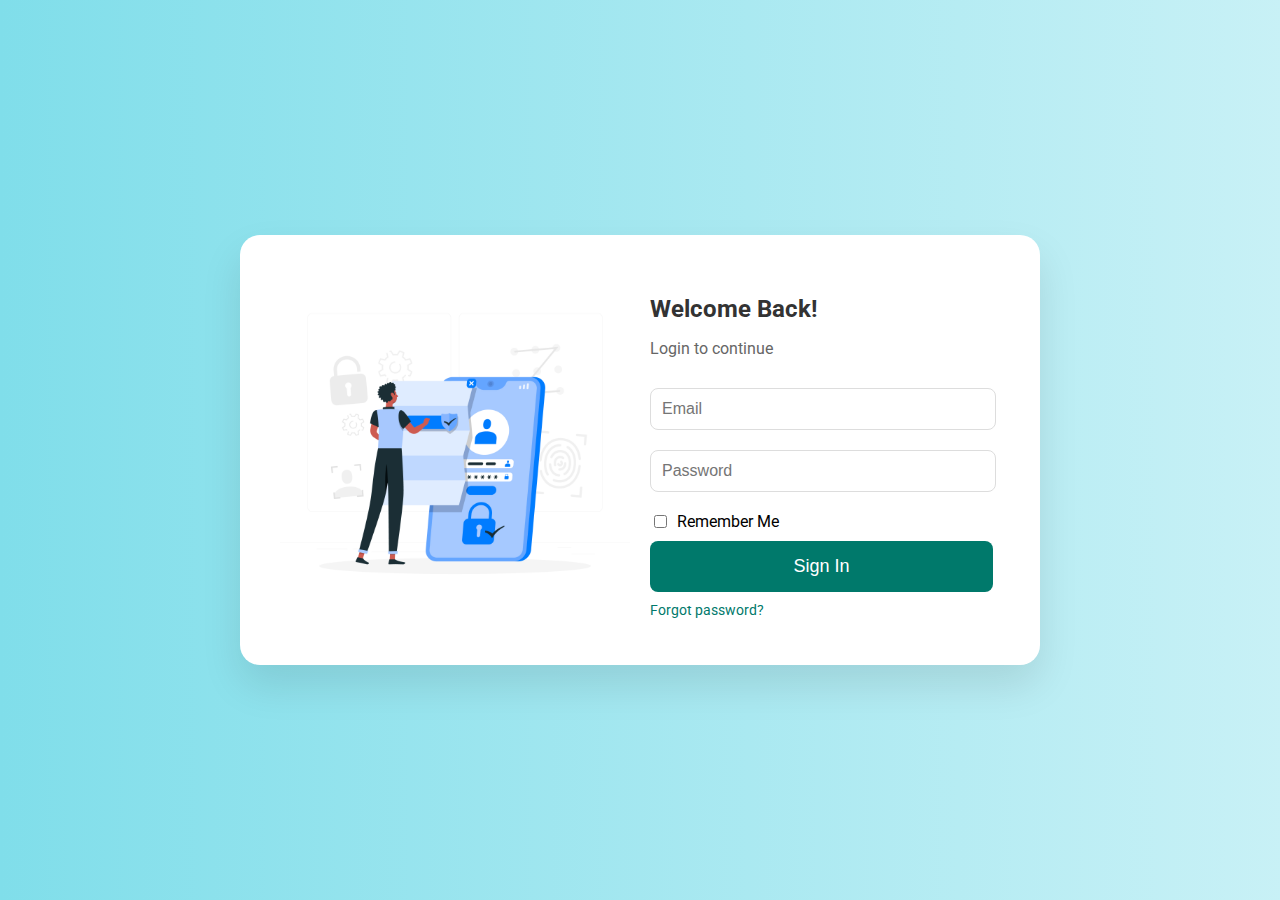
<file: login.html>
<!DOCTYPE html>
<html lang="en">
<head>
    <meta charset="UTF-8">
    <meta name="viewport" content="width=device-width, initial-scale=1.0">
    <title>Login | Refi Gift</title>
    <link href="https://fonts.googleapis.com/css2?family=Roboto:wght@400;500;700&display=swap" rel="stylesheet">
    <style>
        /* Custom Styles for Login Page */
        body {
            font-family: 'Roboto', sans-serif;
            margin: 0;
            padding: 0;
            display: flex;
            justify-content: center;
            align-items: center;
            height: 100vh;
            overflow: hidden; /* Prevent scrolling */
            background: linear-gradient(270deg, #e0f7fa, #80deea, #e0f7fa, #80deea);
            background-size: 400% 400%; /* Size for animation */
            animation: gradientAnimation 15s ease infinite; /* Animation */
        }

        @keyframes gradientAnimation {
            0% { background-position: 0% 50%; }
            50% { background-position: 100% 50%; }
            100% { background-position: 0% 50%; }
        }

        .login-container {
            display: flex;
            background: white;
            border-radius: 20px;
            box-shadow: 0 20px 40px rgba(0, 0, 0, 0.1);
            width: 90%; /* Adjusted width for responsiveness */
            max-width: 800px; /* Max width for larger screens */
            padding: 40px;
            box-sizing: border-box; /* Include padding in width */
        }

        .illustration {
            flex: 1; /* Takes up 1 part of the flex container */
            display: flex;
            justify-content: center;
            align-items: center;
        }

        .illustration img {
            width: 400px; /* Adjust size as needed */
            max-width: 100%; /* Ensure responsiveness */
        }

        .form-container {
            flex: 1; /* Takes up 1 part of the flex container */
            padding-left: 20px; /* Space between illustration and form */
        }

        .logo {
            font-size: 24px;
            font-weight: 500;
            color: #00796b; /* Dark teal */
            margin-bottom: 20px;
        }

        h2 {
            font-size: 24px;
            margin-bottom: 10px;
            color: #333;
            font-weight: 700;
        }

        p {
            margin-bottom: 20px;
            color: #666;
        }

        .input-field {
            width: 92%; 
            padding: 11px;
            margin: 10px 0;
            border: 1px solid #ddd;
            border-radius: 8px;
            font-size: 16px;
            transition: all 0.3s;
        }

        .input-field:focus {
            outline: none;
            border-color: #00796b;
            box-shadow: 0 0 5px rgba(0, 121, 107, 0.5);
        }

        .remember-me {
            display: flex;
            align-items: center;
            margin: 10px 0;
        }

        .remember-me input {
            margin-right: 10px;
        }

        .login-btn {
            width: 98%; /* Pastikan lebar tombol juga 98% */
            padding: 15px;
            background-color: #00796b;
            color: white;
            border: none;
            border-radius: 8px;
            font-size: 18px;
            cursor: pointer;
            transition: background-color 0.3s ease;
        }
            
        .login-btn:hover {
            background-color: #004d40;
        }

        .forgot-password {
            display: block;
            margin-top: 10px;
            color: #00796b;
            text-decoration: none;
            font-size: 14px;
            transition: color 0.3s ease;
        }

        .forgot-password:hover {
            color: #004d40;
        }

        .admin-actions {
            margin-top: 20px;
            display: flex;
            justify-content: space-between;
        }

        .admin-link {
            color: #00796b;
            text-decoration: none;
            font-size: 14px;
            transition: color 0.3s ease;
        }

        .admin-link:hover {
            color: #004d40;
        }

        @media (max-width: 600px) {
            .login-container {
                flex-direction: column; /* Stack vertically on small screens */
                padding: 20px;
            }

            .form-container {
                padding-left: 0; /* Remove left padding */
                margin-top: 20px; /* Add margin on top */
            }
        }
    </style>
</head>
<body>

    <div class="login-container">
        <div class="illustration">
            <img src="images/6310507.jpg" alt="Illustration"> <!-- Replace with your image URL -->
        </div>
        <div class="form-container">
            
            <h2>Welcome Back!</h2>
            <p>Login to continue</p>

            <form action="index.html" method="POST">
                <input type="email" class="input-field" name="email" placeholder="Email" required>
                <input type="password" class="input-field" name="password" placeholder="Password" required>

                <div class="remember-me">
                    <input type="checkbox" id="remember" name="remember">
                    <label for="remember">Remember Me</label>
                </div>

                <button type="submit" class="login-btn" onclick="login()">Sign In</button>
            </form>

            <a href="#" class="forgot-password">Forgot password?</a>

            </div>
        </div>
    </div>

    <script>
        // Simulate login functionality
        function login() {
            const email = document.querySelector('input[name="email"]').value;
            const password = document.querySelector('input[name="password"]').value;
    
            // Valid email and password
            const validEmail = "nayyara@gmail.com"; // Replace with valid email
            const validPassword = "madut"; // Valid password
    
            // Validate login
            if (email === validEmail && password === validPassword) {
                localStorage.setItem("isLoggedIn", "true");
                window.location.href = "index.html"; // Redirect to dashboard after login
            } else {
                alert("Email atau password salah!"); // Error message
            }
        }
    </script>

</body>
</html>
</file>
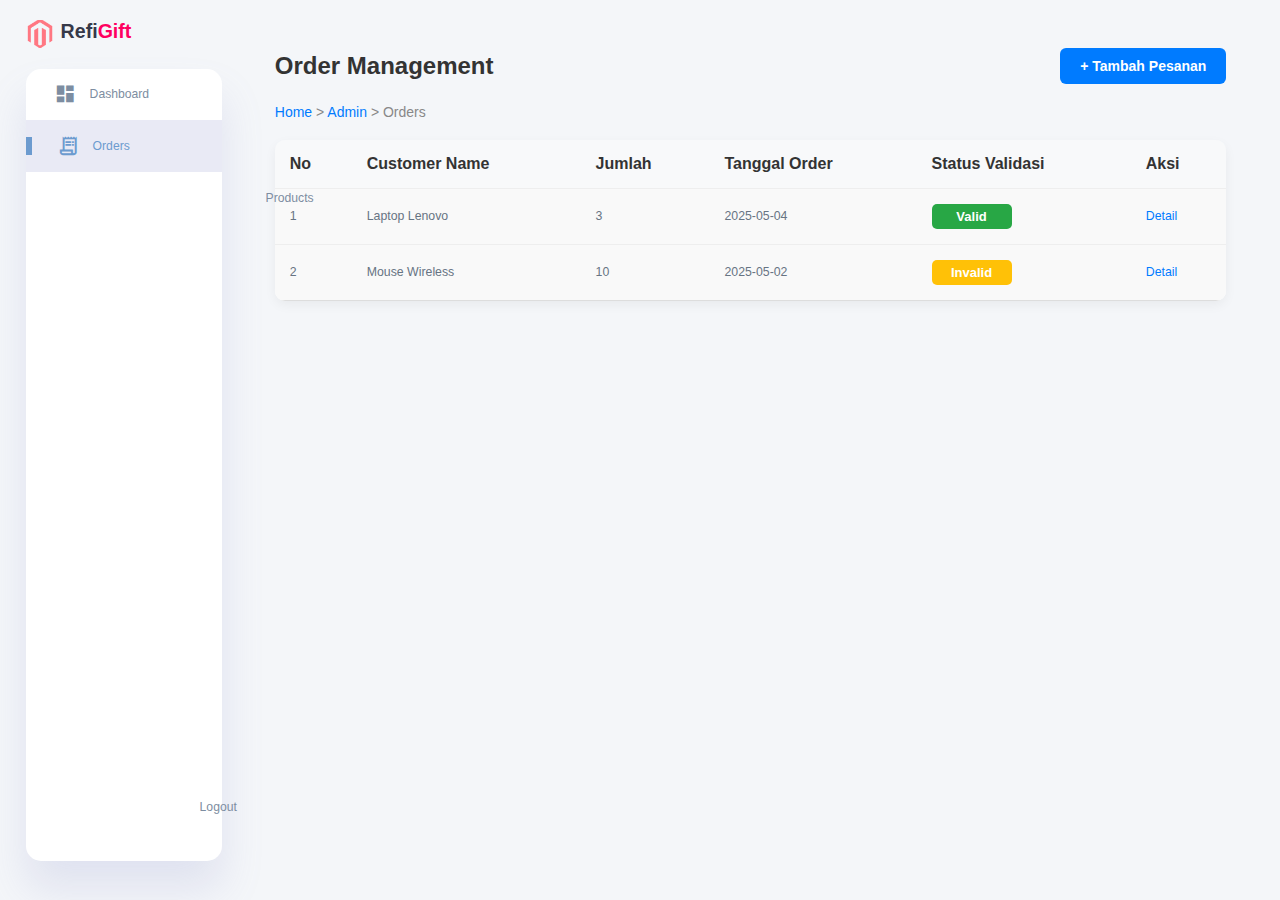
<file: order.html>
<!DOCTYPE html>
<html lang="en">

<head>
  <meta charset="UTF-8" />
  <meta name="viewport" content="width=device-width, initial-scale=1.0" />
  <title>Orders | Refi Gift</title>
  <link href="https://fonts.googleapis.com/icon?family=Material+Icons+Sharp" rel="stylesheet" />
  <link rel="stylesheet" href="style.css" />
  <style>
    body {
      margin: 0;
      font-family: 'Segoe UI', Tahoma, Geneva, Verdana, sans-serif;
      background-color: #f4f6f9;
    }

    .container {
      display: grid;
      grid-template-columns: 14rem auto;
      min-height: 100vh;
    }

    main {
      padding: 2rem;
    }

    .breadcrumb {
      font-size: 14px;
      color: #888;
      margin-bottom: 1rem; /* Consistent margin */
    }

    .breadcrumb a {
      color: #007bff;
      text-decoration: none;
    }

    .breadcrumb a:hover {
      text-decoration: underline;
    }

    .order-header {
      display: flex;
      justify-content: space-between;
      align-items: center;
      margin-bottom: 20px;
    }

    .order-header h2 {
      font-size: 24px; /* Consistent font size */
      margin: 0;
      color: #333; /* Consistent color */
    }

    .add-order-btn {
      padding: 10px 20px;
      background-color: #007bff;
      color: white;
      border: none;
      border-radius: 6px;
      cursor: pointer;
      font-weight: bold;
    }

    .add-order-btn:hover {
      background-color: #0056b3;
    }

    .styled-table {
      width: 100%;
      border-collapse: collapse;
      background-color: white;
      border-radius: 10px;
      overflow: hidden;
      box-shadow: 0 4px 12px rgba(0, 0, 0, 0.05);
    }

    .styled-table th,
    .styled-table td {
      padding: 15px;
      text-align: left;
      border-bottom: 1px solid #eee;
    }

    .styled-table th {
      background-color: #f8f9fa;
      font-weight: 600;
    }

    .status {
      padding: 5px 12px;
      border-radius: 20px;
      font-size: 13px;
      font-weight: 600;
      display: inline-block;
    }

    .completed {
      background-color: #d4edda;
      color: #28a745;
    }

    .pending {
      background-color: #fff3cd;
      color: #856404;
    }

    .cancelled {
      background-color: #f8d7da;
      color: #dc3545;
    }

    td a {
      color: #007bff;
      text-decoration: none;
    }

    td a:hover {
      text-decoration: underline;
    }
  </style>
</head>

<body>
  <div class="container">
    <!-- Sidebar Section -->
    <aside>
      <div class="toggle">
        <div class="logo">
          <img src="images/logo.png" alt="Logo" />
          <h2>Refi<span class="danger">Gift</span></h2>
        </div>
        <div class="close" id="close-btn">
          <span class="material-icons-sharp">close</span>
        </div>
      </div>

      <div class="sidebar">
        <a href="index.html">
          <span class="material-icons-sharp">dashboard</span>
          <h3>Dashboard</h3>
        </a>
        <a href="order.html" class="active">
          <span class="material-icons-sharp">receipt_long</span>
          <h3>Orders</h3>
        </a>
        <a href="products.html">
          <span class="material-icons-sharp">inventory</span>
          <h3>Products</h3>
        </a>
        <a href="#">
          <span class="material-icons-sharp">logout</span>
          <h3>Logout</h3>
        </a>
      </div>
    </aside>
    <!-- End of Sidebar Section -->

    <!-- Main Content -->
    <main>
      <!-- Order Management Header -->
      <div class="order-header">
        <h2>Order Management</h2>
        <button class="add-order-btn" onclick="addOrder()">+ Tambah Pesanan</button>
      </div>

      <!-- Breadcrumb -->
      <nav class="breadcrumb">
        <a href="#">Home</a> &gt; <a href="#">Admin</a> &gt; <span>Orders</span>
      </nav>

      <table class="styled-table">
        <thead>
          <tr>
            <th>No</th>
            <th>Customer Name</th>
            <th>Jumlah</th>
            <th>Tanggal Order</th>
            <th>Status Validasi</th>
            <th>Aksi</th>
          </tr>
        </thead>
        <tbody id="order-table-body">
          <tr>
            <td>1</td>
            <td>Laptop Lenovo</td>
            <td>3</td>
            <td>2025-05-04</td>
            <td><span class="status completed">Valid</span></td>
            <td><a href="#">Detail</a></td>
          </tr>
          <tr>
            <td>2</td>
            <td>Mouse Wireless</td>
            <td>10</td>
            <td>2025-05-02</td>
            <td><span class="status pending">Invalid</span></td>
            <td><a href="#">Detail</a></td>
          </tr>
        </tbody>
      </table>
    </main>
  </div>

  <script>
    function addOrder() {
      alert("Form tambah pesanan akan ditambahkan di sini.");
    }
  </script>
</body>

</html>
</file>
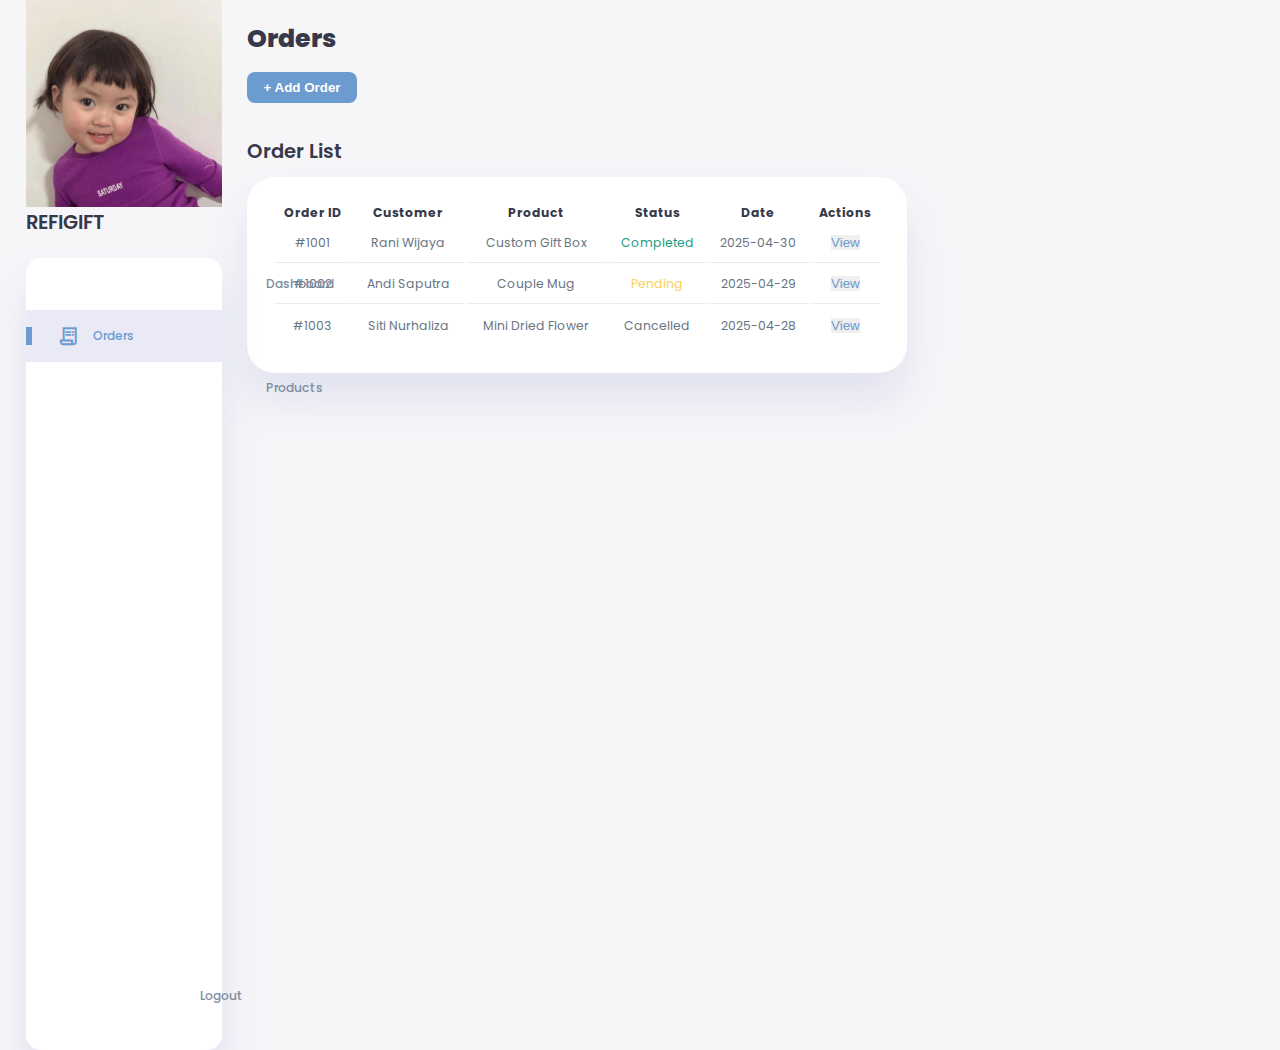
<file: orders.html>
<!DOCTYPE html>
<html lang="en">
<head>
  <meta charset="UTF-8" />
  <meta name="viewport" content="width=device-width, initial-scale=1.0"/>
  <title>Orders | Refi Gift</title>
  <link href="https://fonts.googleapis.com/icon?family=Material+Icons+Sharp" rel="stylesheet"/>
  <link href="https://fonts.googleapis.com/css2?family=Material+Symbols+Outlined" rel="stylesheet"/>
  <link rel="stylesheet" href="style.css" />
</head>
<body>
  <div class="container">
    <!-- SIDEBAR -->
    <aside>
      <div class="top">
        <div class="logo">
          <img src="./images/logo.jpg" />
          <h2>REFIGIFT</h2>
        </div>
      </div>
      <div class="sidebar">
        <a href="index.html">
          <span class="material-icons-sharp">grid_view</span>
          <h3>Dashboard</h3>
        </a>
        <a href="orders.html" class="active">
          <span class="material-icons-sharp">receipt_long</span>
          <h3>Orders</h3>
        </a>
        <a href="products.html">
          <span class="material-icons-sharp">inventory</span>
          <h3>Products</h3>
        </a>
        <a href="logout.html">
          <span class="material-icons-sharp">logout</span>
          <h3>Logout</h3>
        </a>
      </div>
    </aside>

    <!-- MAIN CONTENT -->
    <main>
      <h1>Orders</h1>

      <!-- Tombol Tambah Order -->
      <button class="btn-add-order" onclick="openOrderModal()">+ Add Order</button>

      <section class="recent-orders">
        <h2>Order List</h2>
        <table>
          <thead>
            <tr>
              <th>Order ID</th>
              <th>Customer</th>
              <th>Product</th>
              <th>Status</th>
              <th>Date</th>
              <th>Actions</th>
            </tr>
          </thead>
          <tbody>
            <tr>
              <td>#1001</td>
              <td>Rani Wijaya</td>
              <td>Custom Gift Box</td>
              <td><span class="success">Completed</span></td>
              <td>2025-04-30</td>
              <td>
                <button class="primary">View</button>
              </td>
            </tr>
            <tr>
              <td>#1002</td>
              <td>Andi Saputra</td>
              <td>Couple Mug</td>
              <td><span class="warning">Pending</span></td>
              <td>2025-04-29</td>
              <td>
                <button class="primary">View</button>
              </td>
            </tr>
            <tr>
              <td>#1003</td>
              <td>Siti Nurhaliza</td>
              <td>Mini Dried Flower</td>
              <td><span class="denger">Cancelled</span></td>
              <td>2025-04-28</td>
              <td>
                <button class="primary">View</button>
              </td>
            </tr>
          </tbody>
        </table>
      </section>
    </main>
  </div>

  <!-- Modal Form Tambah Order -->
  <div class="modal" id="orderModal">
    <div class="modal-content">
      <h3>Add New Order</h3>
      <form id="orderForm">
        <input type="text" placeholder="Nama Pemesan" required />
        <input type="text" placeholder="Nama Produk" required />
        <select required>
          <option value="">Select Status</option>
          <option value="Completed">Completed</option>
          <option value="Pending">Pending</option>
          <option value="Cancelled">Cancelled</option>
        </select>
        <input type="date" required />
        <div class="actions">
          <button type="button" class="cancel" onclick="closeOrderModal()">Cancel</button>
          <button type="submit" class="submit">Add</button>
        </div>
      </form>
    </div>
  </div>

  <!-- Style Tambahan -->
  <style>
    .btn-add-order {
      background: var(--color-primary, #6C63FF);
      color: white;
      padding: 0.6rem 1.2rem;
      border: none;
      border-radius: 8px;
      cursor: pointer;
      font-weight: bold;
      margin: 1rem 0;
    }

    .modal {
      display: none;
      position: fixed;
      top: 0; left: 0;
      width: 100%; height: 100%;
      background: rgba(0, 0, 0, 0.5);
      justify-content: center;
      align-items: center;
      z-index: 99;
    }

    .modal-content {
      background: white;
      padding: 2rem;
      border-radius: 10px;
      max-width: 500px;
      width: 90%;
    }

    .modal-content input,
    .modal-content select {
      width: 100%;
      padding: 0.6rem;
      margin-bottom: 1rem;
      border-radius: 5px;
      border: 1px solid #ccc;
    }

    .modal-content .actions {
      display: flex;
      justify-content: flex-end;
      gap: 0.5rem;
    }

    .modal-content .cancel {
      background: #ccc;
    }

    .modal-content .submit {
      background: var(--color-primary, #6C63FF);
      color: white;
    }
  </style>

  <!-- Script Tambahan -->
  <script>
    function openOrderModal() {
      document.getElementById('orderModal').style.display = 'flex';
    }

    function closeOrderModal() {
      document.getElementById('orderModal').style.display = 'none';
    }

    document.getElementById('orderForm').addEventListener('submit', function (e) {
      e.preventDefault();
      alert("Order berhasil ditambahkan!");
      closeOrderModal();
    });
  </script>
</body>
</html>
</file>
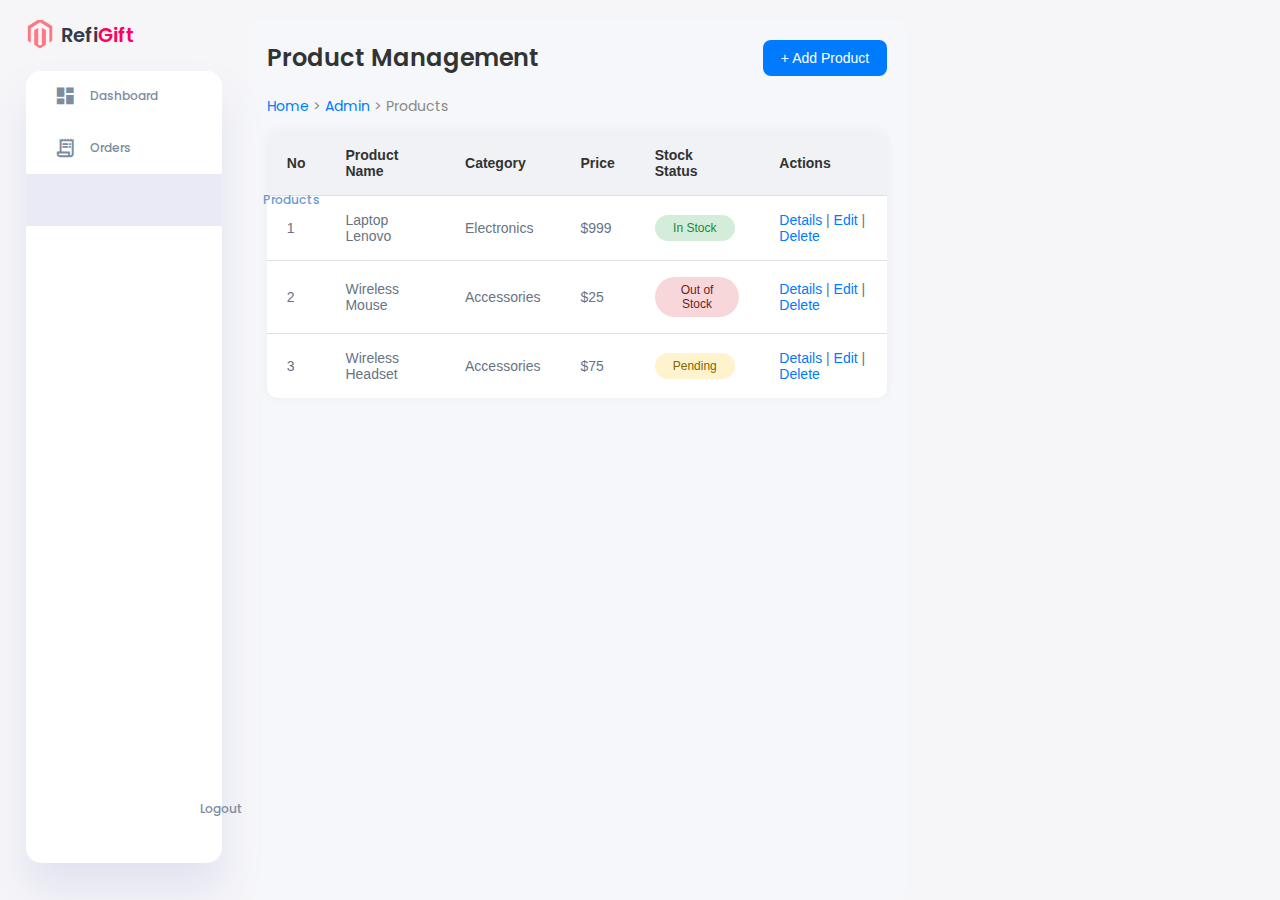
<file: products.html>
<!DOCTYPE html>
<html lang="en">

<head>
  <meta charset="UTF-8" />
  <meta name="viewport" content="width=device-width, initial-scale=1.0" />
  <title>Products | Refi Gift</title>
  <link href="https://fonts.googleapis.com/icon?family=Material+Icons+Sharp" rel="stylesheet" />
  <link rel="stylesheet" href="style.css" />
  <style>
    .product-page {
      padding: 20px;
      background-color: #f5f7fa;
      border-radius: 10px;
    }

    .product-header {
      display: flex;
      justify-content: space-between;
      align-items: center;
      margin-bottom: 20px;
    }

    .product-header h2 {
      font-size: 24px; /* Consistent font size */
      color: #333; /* Consistent color */
      margin: 0;
    }

    .add-product-btn {
      background-color: #007bff;
      border: none;
      color: white;
      padding: 10px 18px;
      font-size: 14px;
      border-radius: 8px;
      cursor: pointer;
      transition: background-color 0.2s ease;
    }

    .add-product-btn:hover {
      background-color: #0056b3;
    }

    .product-table {
      width: 100%;
      border-collapse: collapse;
      font-size: 14px;
      font-family: 'Segoe UI', Tahoma, Geneva, Verdana, sans-serif;
      box-shadow: 0 0 10px rgba(0, 0, 0, 0.05);
      margin-top: 10px;
      background-color: #fff;
      border-radius: 10px;
      overflow: hidden;
    }

    .product-table thead {
      background-color: #f0f2f5;
      color: #333;
      text-align: left;
    }

    .product-table th,
    .product-table td {
      padding: 16px 20px;
      border-bottom: 1px solid #e0e0e0;
    }

    .product-table tbody tr:hover {
      background-color: #f9f9f9;
    }

    .status {
      padding: 6px 12px;
      border-radius: 20px;
      font-size: 12px;
      display: inline-block;
      text-align: center;
      min-width: 80px;
    }

    .in-stock {
      background-color: #d4edda;
      color: #218838;
    }

    .out-of-stock {
      background-color: #f8d7da;
      color: #721c24;
    }

    .pending-stock {
      background-color: #fff3cd;
      color: #856404;
    }

    td a {
      color: #007bff;
      text-decoration: none;
    }

    td a:hover {
      text-decoration: underline;
    }

    .breadcrumb {
      font-size: 14px;
      color: #888;
      margin-bottom: 1rem; /* Consistent margin */
    }

    .breadcrumb a {
      color: #007bff;
      text-decoration: none;
    }

    .breadcrumb a:hover {
      text-decoration: underline;
    }
  </style>
</head>

<body>
  <div class="container">
    <!-- Sidebar Section -->
    <aside>
      <div class="toggle">
        <div class="logo">
          <img src="images/logo.png" alt="Logo" />
          <h2>Refi<span class="danger">Gift</span></h2>
        </div>
        <div class="close" id="close-btn">
          <span class="material-icons-sharp">close</span>
        </div>
      </div>

      <div class="sidebar">
        <a href="index.html">
          <span class="material-icons-sharp">dashboard</span>
          <h3>Dashboard</h3>
        </a>
        <a href="order.html">
          <span class="material-icons-sharp">receipt_long</span>
          <h3>Orders</h3>
        </a>
        <a href="products.html" class="active">
          <span class="material-icons-sharp">inventory</span>
          <h3>Products</h3>
        </a>
        <a href="#">
          <span class="material-icons-sharp">logout</span>
          <h3>Logout</h3>
        </a>
      </div>
    </aside>
    <!-- End of Sidebar Section -->

    <!-- Main Content -->
    <main class="product-page">
      <!-- Product Management Header -->
      <div class="product-header">
        <h2>Product Management</h2>
        <button class="add-product-btn" onclick="addProduct()">+ Add Product</button>
      </div>

      <!-- Breadcrumb -->
      <nav class="breadcrumb">
        <a href="index.html">Home</a> &gt; <a href="order.html">Admin</a> &gt; <span>Products</span>
      </nav>

      <table class="product-table">
        <thead>
          <tr>
            <th>No</th>
            <th>Product Name</th>
            <th>Category</th>
            <th>Price</th>
            <th>Stock Status</th>
            <th>Actions</th>
          </tr>
        </thead>
        <tbody id="product-table-body">
          <tr>
            <td>1</td>
            <td>Laptop Lenovo</td>
            <td>Electronics</td>
            <td>$999</td>
            <td><span class="status in-stock">In Stock</span></td>
            <td><a href="#">Details</a> | <a href="#">Edit</a> | <a href="#">Delete</a></td>
          </tr>
          <tr>
            <td>2</td>
            <td>Wireless Mouse</td>
            <td>Accessories</td>
            <td>$25</td>
            <td><span class="status out-of-stock">Out of Stock</span></td>
            <td><a href="#">Details</a> | <a href="#">Edit</a> | <a href="#">Delete</a></td>
          </tr>
          <tr>
            <td>3</td>
            <td>Wireless Headset</td>
            <td>Accessories</td>
            <td>$75</td>
            <td><span class="status pending-stock">Pending</span></td>
            <td><a href="#">Details</a> | <a href="#">Edit</a> | <a href="#">Delete</a></td>
          </tr>
        </tbody>
      </table>
    </main>
    <!-- End of Main Content -->

  </div>
  <!-- End of Container -->

  <!-- Scripts -->
  <script>
    const menuLinks = document.querySelectorAll('.sidebar a');
    const breadcrumb = document.getElementById('breadcrumb');

    function updateBreadcrumb(activeLink) {
      const section = activeLink.querySelector('h3').innerText;

      breadcrumb.innerHTML = `
        <a href="#">Home</a> &gt;
        <a href="#">Admin</a> &gt;
        <span>${section}</span>
      `;
    }

    menuLinks.forEach(link => {
      link.addEventListener('click', function (e) {
        // Set active class only
        menuLinks.forEach(item => item.classList.remove('active'));
        this.classList.add('active');

        // Update breadcrumb
        updateBreadcrumb(this);
      });
    });

    // Set breadcrumb saat pertama kali halaman dimuat
    const initialActive = document.querySelector('.sidebar a.active');
    if (initialActive) updateBreadcrumb(initialActive);

    function addProduct() {
      alert("Form untuk menambahkan produk akan ditambahkan di sini.");
    }
  </script>

</body>

</html>
</file>
<file: style.css>
@import url('https://fonts.googleapis.com/css2?family=Poppins:wght@300;400;500;600;700;800&display=swap');

:root{
    --color-primary: #6C9BCF;
    --color-danger: #FF0060;
    --color-success: #1B9C85;
    --color-warning: #F7D060;
    --color-white: #fff;
    --color-info-dark: #7d8da1;
    --color-dark: #363949;
    --color-light: rgba(132, 139, 200, 0.18);
    --color-dark-variant: #677483;
    --color-background: #f6f6f9;

    --card-border-radius: 2rem;
    --border-radius-1: 0.4rem;
    --border-radius-2: 1.2rem;

    --card-padding: 1.8rem;
    --padding-1: 1.2rem;

    --box-shadow: 0 2rem 3rem var(--color-light);
}

.dark-mode-variables{
    --color-background: #181a1e;
    --color-white: #202528;
    --color-dark: #edeffd;
    --color-dark-variant: #a3bdcc;
    --color-light: rgba(0, 0, 0, 0.4);
    --box-shadow: 0 2rem 3rem var(--color-light);
}

*{
    margin: 0;
    padding: 0;
    outline: 0;
    appearance: 0;
    border: 0;
    text-decoration: none;
    box-sizing: border-box;
}

html{
    font-size: 14px;
}

body{
    width: 100vw;
    height: 100vh;
    font-family: 'Poppins', sans-serif;
    font-size: 0.88rem;
    user-select: none;
    overflow-x: hidden;
    color: var(--color-dark);
    background-color: var(--color-background);
}

a{
    color: var(--color-dark);
}

img{
    display: block;
    width: 100%;
    object-fit: cover;
}

h1{
    font-weight: 800;
    font-size: 1.8rem;
}

h2{
    font-weight: 600;
    font-size: 1.4rem;
}

h3{
    font-weight: 500;
    font-size: 0.87rem;
}

small{
    font-size: 0.76rem;
}

p{
    color: var(--color-dark-variant);
}

b{
    color: var(--color-dark);
}

.text-muted{
    color: var(--color-info-dark);
}

.primary{
    color: var(--color-primary);
}

.danger{
    color: var(--color-danger);
}

.success{
    color: var(--color-success);
}

.warning{
    color: var(--color-warning);
}

.container{
    display: grid;
    width: 96%;
    margin: 0 auto;
    gap: 1.8rem;
    grid-template-columns: 14rem auto 23rem;
}

aside{
    height: 100vh;
}

aside .toggle{
    display: flex;
    align-items: center;
    justify-content: space-between;
    margin-top: 1.4rem;
}

aside .toggle .logo{
    display: flex;
    gap: 0.5rem;
}

aside .toggle .logo img{
    width: 2rem;
    height: 2rem;
}

aside .toggle .close{
    padding-right: 1rem;
    display: none;
}

aside .sidebar{
    display: flex;
    flex-direction: column;
    background-color: var(--color-white);
    box-shadow: var(--box-shadow);
    border-radius: 15px;
    height: 88vh;
    position: relative;
    top: 1.5rem;
    transition: all 0.3s ease;
}

aside .sidebar:hover{
    box-shadow: none;
}

aside .sidebar a{
    display: flex;
    align-items: center;
    color: var(--color-info-dark);
    height: 3.7rem;
    gap: 1rem;
    position: relative;
    margin-left: 2rem;
    transition: all 0.3s ease;
}

aside .sidebar a span{
    font-size: 1.6rem;
    transition: all 0.3s ease;
}

aside .sidebar a:last-child{
    position: absolute;
    bottom: 2rem;
    width: 100%;
}

aside .sidebar a.active{
    width: 100%;
    color: var(--color-primary);
    background-color: var(--color-light);
    margin-left: 0;
}

aside .sidebar a.active::before{
    content: '';
    width: 6px;
    height: 18px;
    background-color: var(--color-primary);
}

aside .sidebar a.active span{
    color: var(--color-primary);
    margin-left: calc(1rem - 3px);
}

aside .sidebar a:hover{
    color: var(--color-primary);
}

aside .sidebar a:hover span{
    margin-left: 0.6rem;
}

aside .sidebar .message-count{
    background-color: var(--color-danger);
    padding: 2px 6px;
    color: var(--color-white);
    font-size: 11px;
    border-radius: var(--border-radius-1);
}

main{
    margin-top: 1.4rem;
}

main .analyse{
    display: grid;
    grid-template-columns: repeat(3, 1fr);
    gap: 1.6rem;
}

main .analyse > div{
    background-color: var(--color-white);
    padding: var(--card-padding);
    border-radius: var(--card-border-radius);
    margin-top: 1rem;
    box-shadow: var(--box-shadow);
    cursor: pointer;
    transition: all 0.3s ease;
}

main .analyse > div:hover{
    box-shadow: none;
}

main .analyse > div .status{
    display: flex;
    align-items: center;
    justify-content: space-between;
}

main .analyse h3{
    margin-left: 0.6rem;
    font-size: 1rem;
}

main .analyse .progresss{
    position: relative;
    width: 92px;
    height: 92px;
    border-radius: 50%;
}

main .analyse svg{
    width: 7rem;
    height: 7rem;
}

main .analyse svg circle{
    fill: none;
    stroke-width: 10;
    stroke-linecap: round;
    transform: translate(5px, 5px);
}

main .analyse .sales svg circle{
    stroke: var(--color-success);
    stroke-dashoffset: -30;
    stroke-dasharray: 200;
}

main .analyse .visits svg circle{
    stroke: var(--color-danger);
    stroke-dashoffset: -30;
    stroke-dasharray: 200;
}

main .analyse .searches svg circle{
    stroke: var(--color-primary);
    stroke-dashoffset: -30;
    stroke-dasharray: 200;
}

main .analyse .progresss .percentage{
    position: absolute;
    top: -3px;
    left: -1px;
    display: flex;
    align-items: center;
    justify-content: center;
    height: 100%;
    width: 100%;
}

main .new-users{
    margin-top: 1.3rem;
}

main .new-users .user-list{
    background-color: var(--color-white);
    padding: var(--card-padding);
    border-radius: var(--card-border-radius);
    margin-top: 1rem;
    box-shadow: var(--box-shadow);
    display: flex;
    justify-content: space-around;
    flex-wrap: wrap;
    gap: 1.4rem;
    cursor: pointer;
    transition: all 0.3s ease;
}

main .new-users .user-list:hover{
    box-shadow: none;
}

main .new-users .user-list .user{
    display: flex;
    flex-direction: column;
    align-items: center;
    justify-content: center;
}

main .new-users .user-list .user img{
    width: 5rem;
    height: 5rem;
    margin-bottom: 0.4rem;
    border-radius: 50%;
}

main .recent-orders{
    margin-top: 1.3rem;
}

main .recent-orders h2{
    margin-bottom: 0.8rem;
}

main .recent-orders table{
    background-color: var(--color-white);
    width: 100%;
    padding: var(--card-padding);
    text-align: center;
    box-shadow: var(--box-shadow);
    border-radius: var(--card-border-radius);
    transition: all 0.3s ease;
}

main .recent-orders table:hover{
    box-shadow: none;
}

main table tbody td{
    height: 2.8rem;
    border-bottom: 1px solid var(--color-light);
    color: var(--color-dark-variant);
}

main table tbody tr:last-child td{
    border: none;
}

main .recent-orders a{
    text-align: center;
    display: block;
    margin: 1rem auto;
    color: var(--color-primary);
}

.right-section{
    margin-top: 1.4rem;
}

.right-section .nav{
    display: flex;
    justify-content: end;
    gap: 2rem;
}

.right-section .nav button{
    display: none;
}

.right-section .dark-mode{
    background-color: var(--color-light);
    display: flex;
    justify-content: space-between;
    align-items: center;
    height: 1.6rem;
    width: 4.2rem;
    cursor: pointer;
    border-radius: var(--border-radius-1);
}

.right-section .dark-mode span{
    font-size: 1.2rem;
    width: 50%;
    height: 100%;
    display: flex;
    align-items: center;
    justify-content: center;
}

.right-section .dark-mode span.active{
    background-color: var(--color-primary);
    color: white;
    border-radius: var(--border-radius-1);
}

.right-section .nav .profile{
    display: flex;
    gap: 2rem;
    text-align: right;
}

.right-section .nav .profile .profile-photo{
    width: 2.8rem;
    height: 2.8rem;
    border-radius: 50%;
    overflow: hidden;
}

.right-section .user-profile{
    display: flex;
    justify-content: center;
    text-align: center;
    margin-top: 1rem;
    background-color: var(--color-white);
    padding: var(--card-padding);
    border-radius: var(--card-border-radius);
    box-shadow: var(--box-shadow);
    cursor: pointer;
    transition: all 0.3s ease;
}

.right-section .user-profile:hover{
    box-shadow: none;
}

.right-section .user-profile img{
    width: 11rem;
    height: auto;
    margin-bottom: 0.8rem;
    border-radius: 50%;
}

.right-section .user-profile h2{
    margin-bottom: 0.2rem;
}

.right-section .reminders{
    margin-top: 2rem;
}

.right-section .reminders .header{
    display: flex;
    align-items: center;
    justify-content: space-between;
    margin-bottom: 0.8rem;
}

.right-section .reminders .header span{
    padding: 10px;
    box-shadow: var(--box-shadow);
    background-color: var(--color-white);
    border-radius: 50%;
}

.right-section .reminders .notification{
    background-color: var(--color-white);
    display: flex;
    align-items: center;
    gap: 1rem;
    margin-bottom: 0.7rem;
    padding: 1.4rem var(--card-padding);
    border-radius: var(--border-radius-2);
    box-shadow: var(--box-shadow);
    cursor: pointer;
    transition: all 0.3s ease;
}

.right-section .reminders .notification:hover{
    box-shadow: none;
}

.right-section .reminders .notification .content{
    display: flex;
    justify-content: space-between;
    align-items: center;
    margin: 0;
    width: 100%;
}

.right-section .reminders .notification .icon{
    padding: 0.6rem;
    color: var(--color-white);
    background-color: var(--color-success);
    border-radius: 20%;
    display: flex;
}

.right-section .reminders .notification.deactive .icon{
    background-color: var(--color-danger);
}

.right-section .reminders .add-reminder{
    background-color: var(--color-white);
    border: 2px dashed var(--color-primary);
    color: var(--color-primary);
    display: flex;
    align-items: center;
    justify-content: center;
    cursor: pointer;
}

.right-section .reminders .add-reminder:hover{
    background-color: var(--color-primary);
    color: white;
}

.right-section .reminders .add-reminder div{
    display: flex;
    align-items: center;
    gap: 0.6rem;
}

@media screen and (max-width: 1200px) {
    .container{
        width: 95%;
        grid-template-columns: 7rem auto 23rem;
    }

    aside .logo h2{
        display: none;
    }

    aside .sidebar h3{
        display: none;
    }

    aside .sidebar a{
        width: 5.6rem;
    }

    aside .sidebar a:last-child{
        position: relative;
        margin-top: 1.8rem;
    }

    main .analyse{
        grid-template-columns: 1fr;
        gap: 0;
    }

    main .new-users .user-list .user{
        flex-basis: 40%;
    }

    main .recent-orders {
        width: 94%;
        position: absolute;
        left: 50%;
        transform: translateX(-50%);
        margin: 2rem 0 0 0.8rem;
    }

    main .recent-orders table{
        width: 83vw;
    }

    main table thead tr th:last-child,
    main table thead tr th:first-child{
        display: none;
    }

    main table tbody tr td:last-child,
    main table tbody tr td:first-child{
        display: none;
    }

}

@media screen and (max-width: 768px) {
    .container{
        width: 100%;
        grid-template-columns: 1fr;
        padding: 0 var(--padding-1);
    }

    aside{
        position: fixed;
        background-color: var(--color-white);
        width: 15rem;
        z-index: 3;
        box-shadow: 1rem 3rem 4rem var(--color-light);
        height: 100vh;
        left: -100%;
        display: none;
        animation: showMenu 0.4s ease forwards;
    }

    @keyframes showMenu {
       to{
        left: 0;
       } 
    }

    aside .logo{
        margin-left: 1rem;
    }

    aside .logo h2{
        display: inline;
    }

    aside .sidebar h3{
        display: inline;
    }

    aside .sidebar a{
        width: 100%;
        height: 3.4rem;
    }

    aside .sidebar a:last-child{
        position: absolute;
        bottom: 5rem;
    }

    aside .toggle .close{
        display: inline-block;
        cursor: pointer;
    }

    main{
        margin-top: 8rem;
        padding: 0 1rem;
    }

    main .new-users .user-list .user{
        flex-basis: 35%;
    }

    main .recent-orders{
        position: relative;
        margin: 3rem 0 0 0;
        width: 100%;
    }

    main .recent-orders table{
        width: 100%;
        margin: 0;
    }

    .right-section{
        width: 94%;
        margin: 0 auto 4rem;
    }

    .right-section .nav{
        position: fixed;
        top: 0;
        left: 0;
        align-items: center;
        background-color: var(--color-white);
        padding: 0 var(--padding-1);
        height: 4.6rem;
        width: 100%;
        z-index: 2;
        box-shadow: 0 1rem 1rem var(--color-light);
        margin: 0;
    }

    .right-section .nav .dark-mode{
        width: 4.4rem;
        position: absolute;
        left: 66%;
    }

    .right-section .profile .info{
        display: none;
    }

    .right-section .nav button{
        display: inline-block;
        background-color: transparent;
        cursor: pointer;
        color: var(--color-dark);
        position: absolute;
        left: 1rem;
    }

    .right-section .nav button span{
        font-size: 2rem;
    }

}
/* Add a colorful box around the icons */
.icon-box {
    display: inline-flex;
    justify-content: center;
    align-items: center;
    width: 40px;
    height: 40px;
    border-radius: 50%;
    color: #fff;
    font-size: 24px;
    text-align: center;
}

/* Different background colors for each box */
.sales-icon {
    background-color: #4caf50; /* Green for Sales */
}

.visits-icon {
    background-color: #ff9800; /* Orange for Site Visits */
}

.searches-icon {
    background-color: #2196f3; /* Blue for Searches */
}

/* Table Styling */
.styled-table {
    width: 100%;
    border-collapse: collapse;
    margin-top: 20px;
    font-family: 'Arial', sans-serif;
    box-shadow: 0 2px 10px rgba(0, 0, 0, 0.1);
  }
  
  .styled-table thead {
    background-color: #007bff;
    color: white;
    font-size: 16px;
  }
  
  .styled-table th, .styled-table td {
    padding: 15px;
    text-align: left;
  }
  
  .styled-table tbody tr {
    background-color: #f9f9f9;
    border-bottom: 1px solid #ddd;
  }
  
  .styled-table tbody tr:hover {
    background-color: #f1f1f1;
  }
  
  .styled-table .product-img {
    width: 50px;
    height: 50px;
    object-fit: cover;
    border-radius: 5px;
  }
  
  .styled-table .status {
    padding: 5px 10px;
    border-radius: 5px;
    color: white;
  }
  
  .styled-table .status.completed {
    background-color: #28a745;
  }
  
  .styled-table .status.pending {
    background-color: #ffc107;
  }
  
  .styled-table .status.processing {
    background-color: #007bff;
  }
  
  .styled-table .details a {
    color: #007bff;
    text-decoration: none;
  }
  
  .styled-table .details a:hover {
    text-decoration: underline;
  }
  
  .show-all {
    display: inline-block;
    margin-top: 20px;
    color: #007bff;
    text-decoration: none;
    font-weight: bold;
  }
  
  .show-all:hover {
    text-decoration: underline;
  }
  
  
  <style>
  .styled-table {
    width: 100%;
    border-collapse: collapse;
    font-size: 14px;
    font-family: 'Segoe UI', Tahoma, Geneva, Verdana, sans-serif;
    box-shadow: 0 0 10px rgba(0, 0, 0, 0.05);
    margin-top: 10px;
    background-color: #fff;
    border-radius: 10px;
    overflow: hidden;
  }

  .styled-table thead {
    background-color: #f0f2f5;
    color: #333;
    text-align: left;
  }

  .styled-table th,
  .styled-table td {
    padding: 16px 20px;
    border-bottom: 1px solid #e0e0e0;
  }

  .styled-table tbody tr:hover {
    background-color: #f9f9f9;
  }

  .status {
    padding: 6px 12px;
    border-radius: 20px;
    font-size: 12px;
    display: inline-block;
    text-align: center;
    min-width: 80px;
  }

  .completed {
    background-color: #d4edda;
    color: #218838;
  }

  .pending {
    background-color: #fff3cd;
    color: #856404;
  }

  .cancelled {
    background-color: #f8d7da;
    color: #721c24;
  }

  .order-header h2 {
    font-size: 22px;
    color: #333;
  }

  .add-order-btn {
    background-color: #4CAF50;
    border: none;
    color: white;
    padding: 10px 18px;
    font-size: 14px;
    border-radius: 8px;
    cursor: pointer;
    transition: background-color 0.2s ease;
  }

  .add-order-btn:hover {
    background-color: #388e3c;
  }

  .order-page {
    padding: 20px;
    background-color: #f5f7fa;
    border-radius: 10px;
  }

  .order-header {
    display: flex;
    justify-content: space-between;
    align-items: center;
    margin-bottom: 20px;
  }

  td a {
    color: #007bff;
    text-decoration: none;
  }

  td a:hover {
    text-decoration: underline;
  }
</style>
</file>
